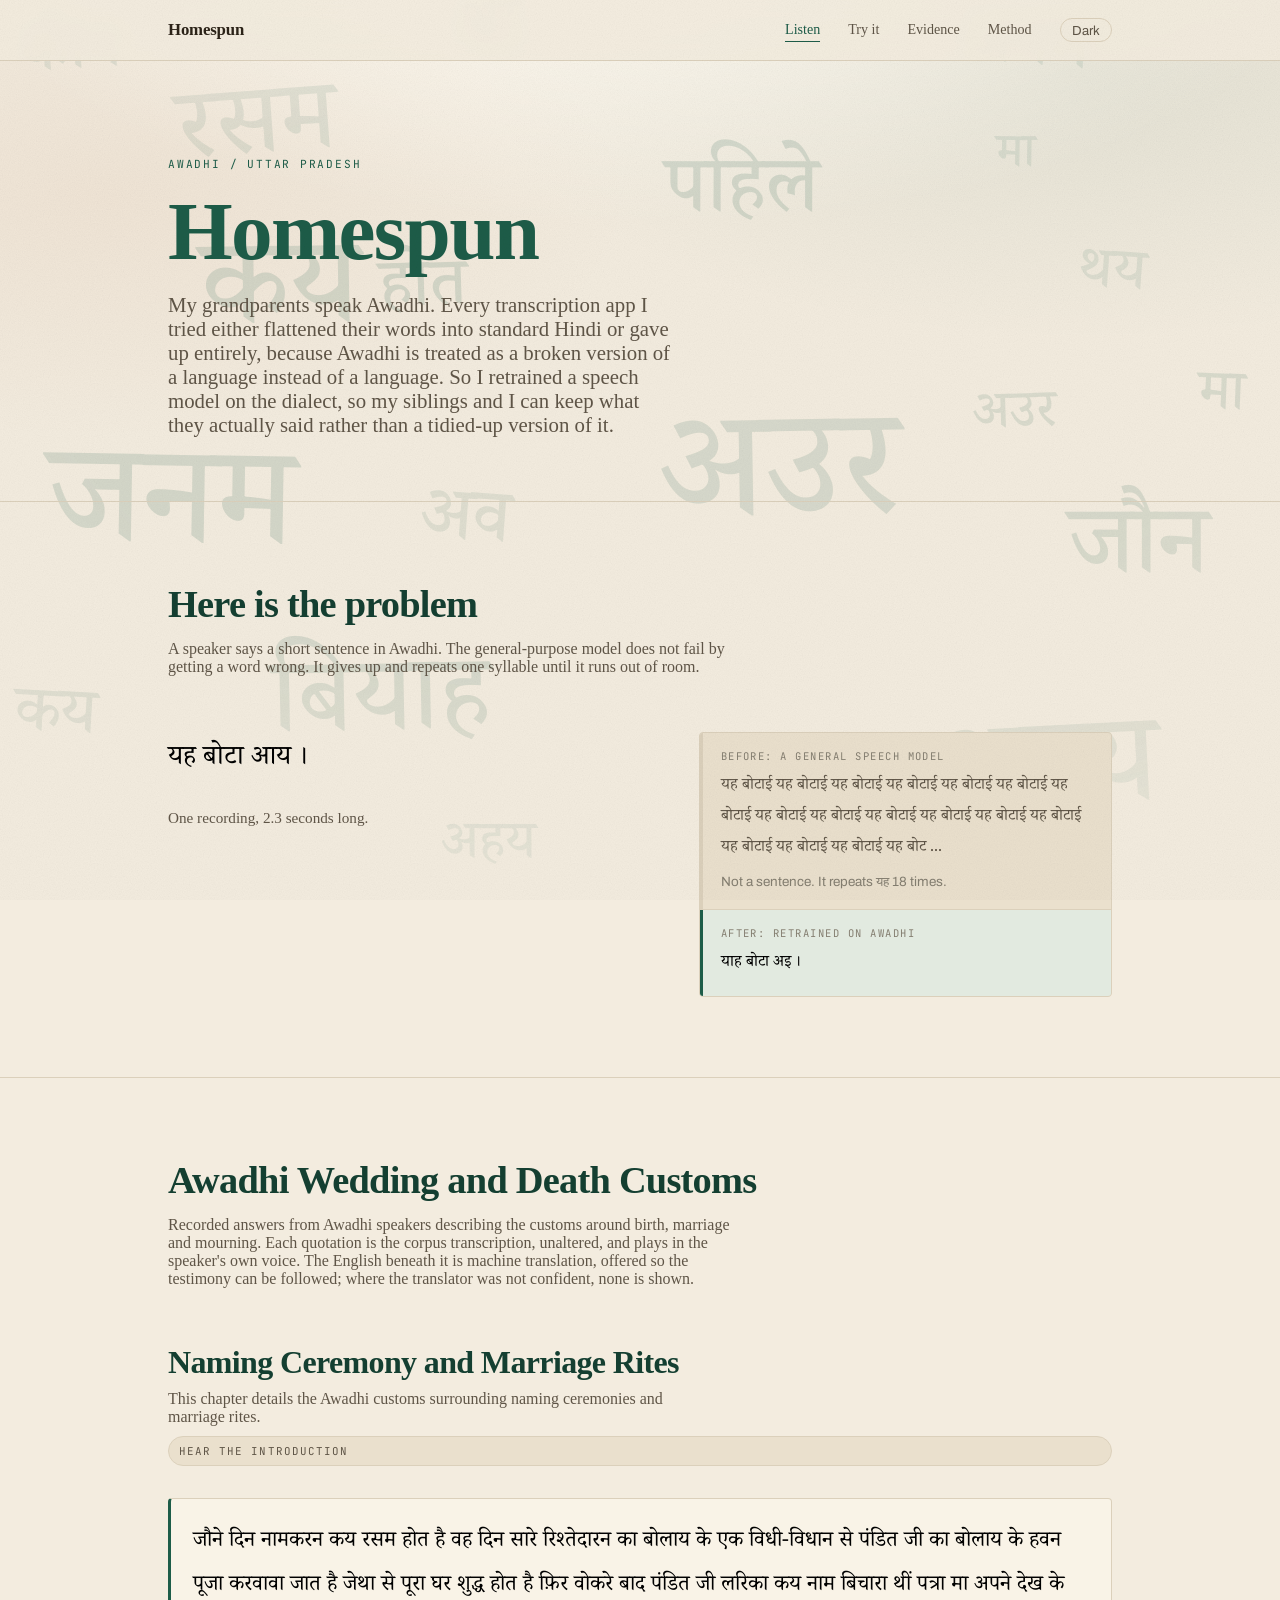
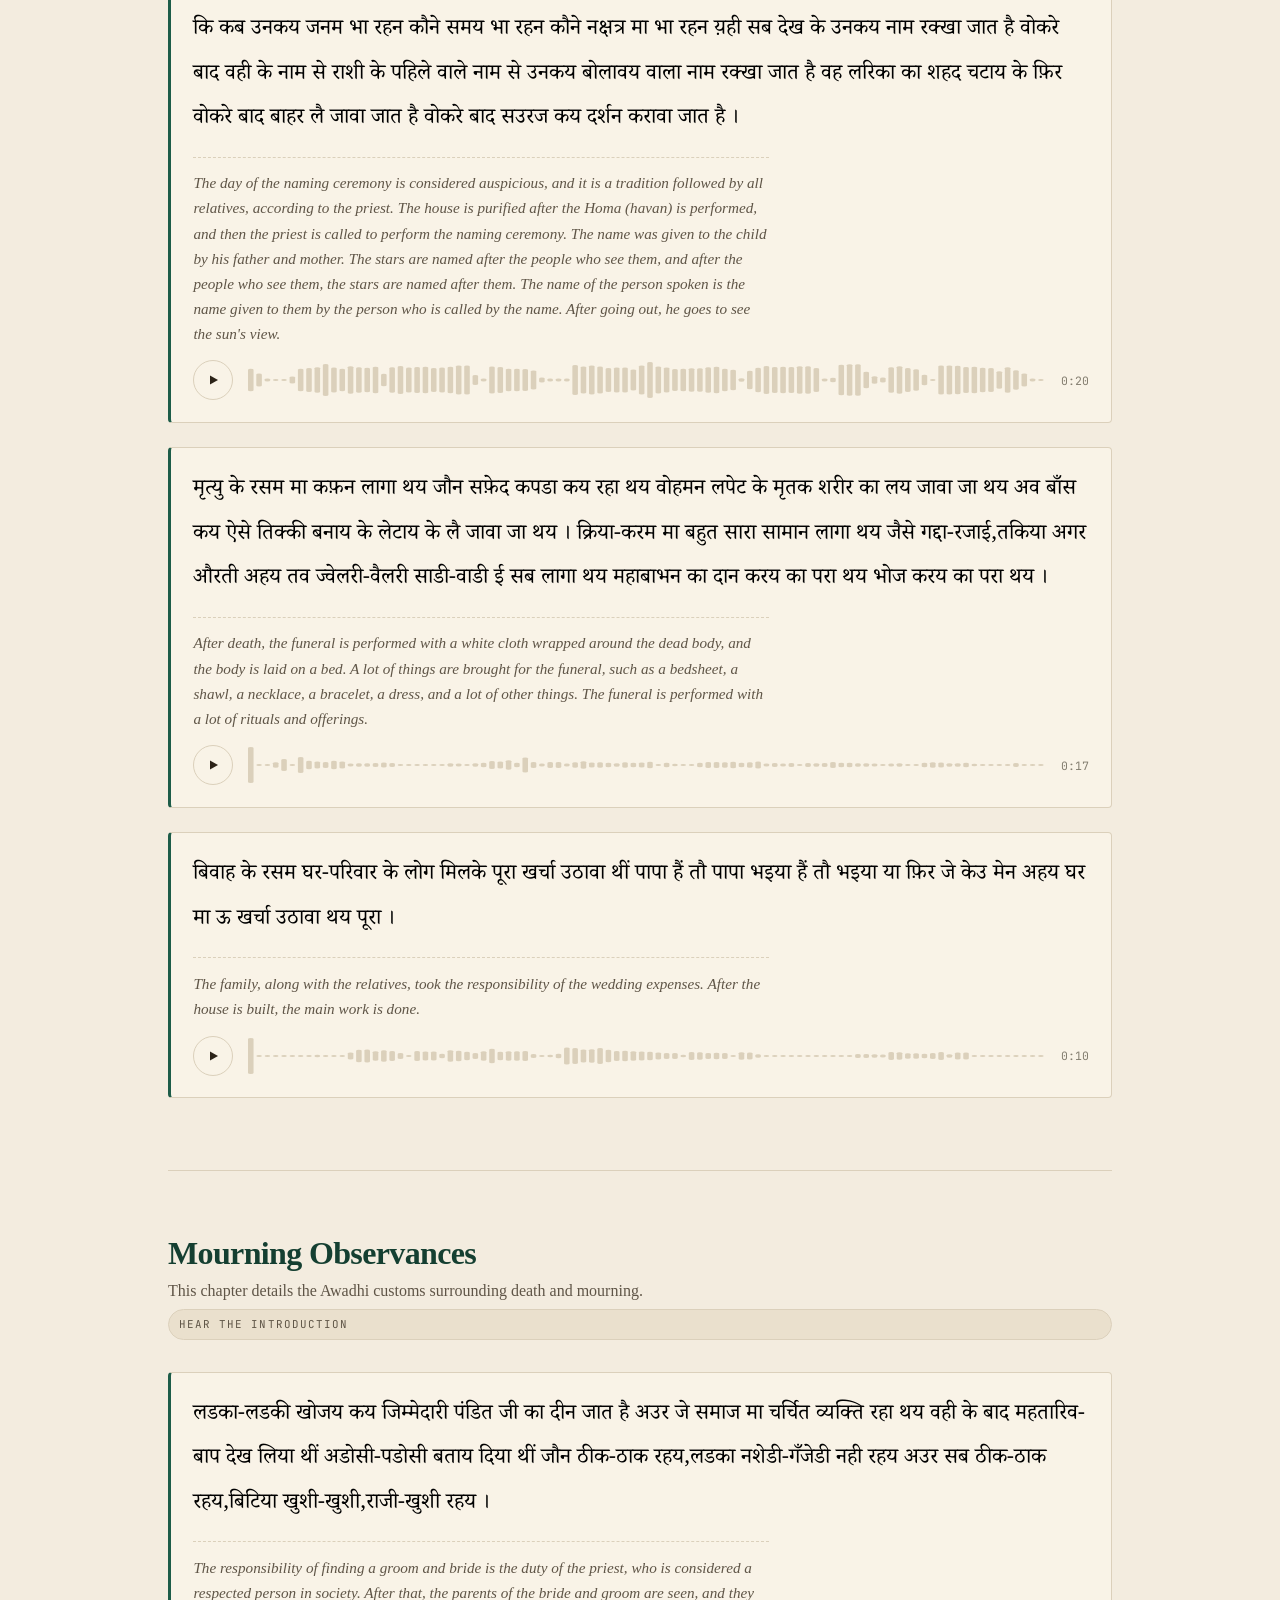
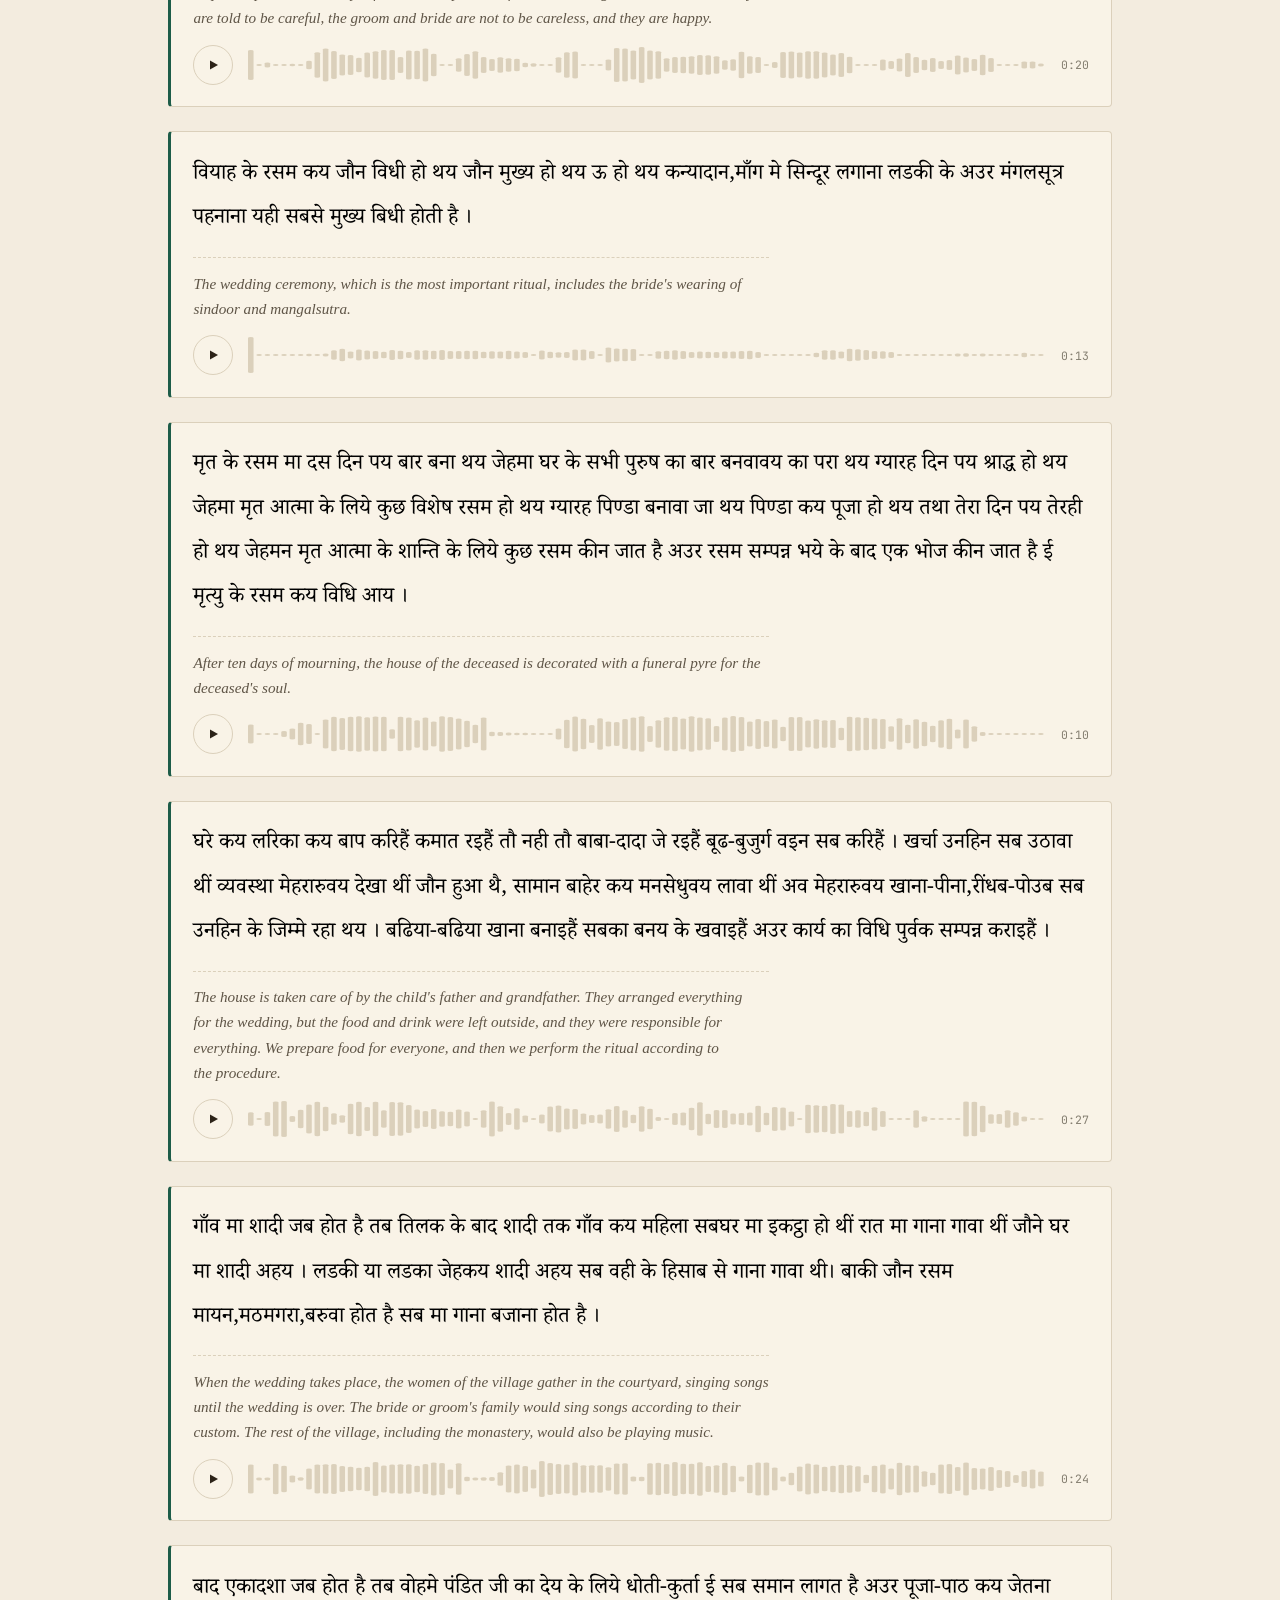
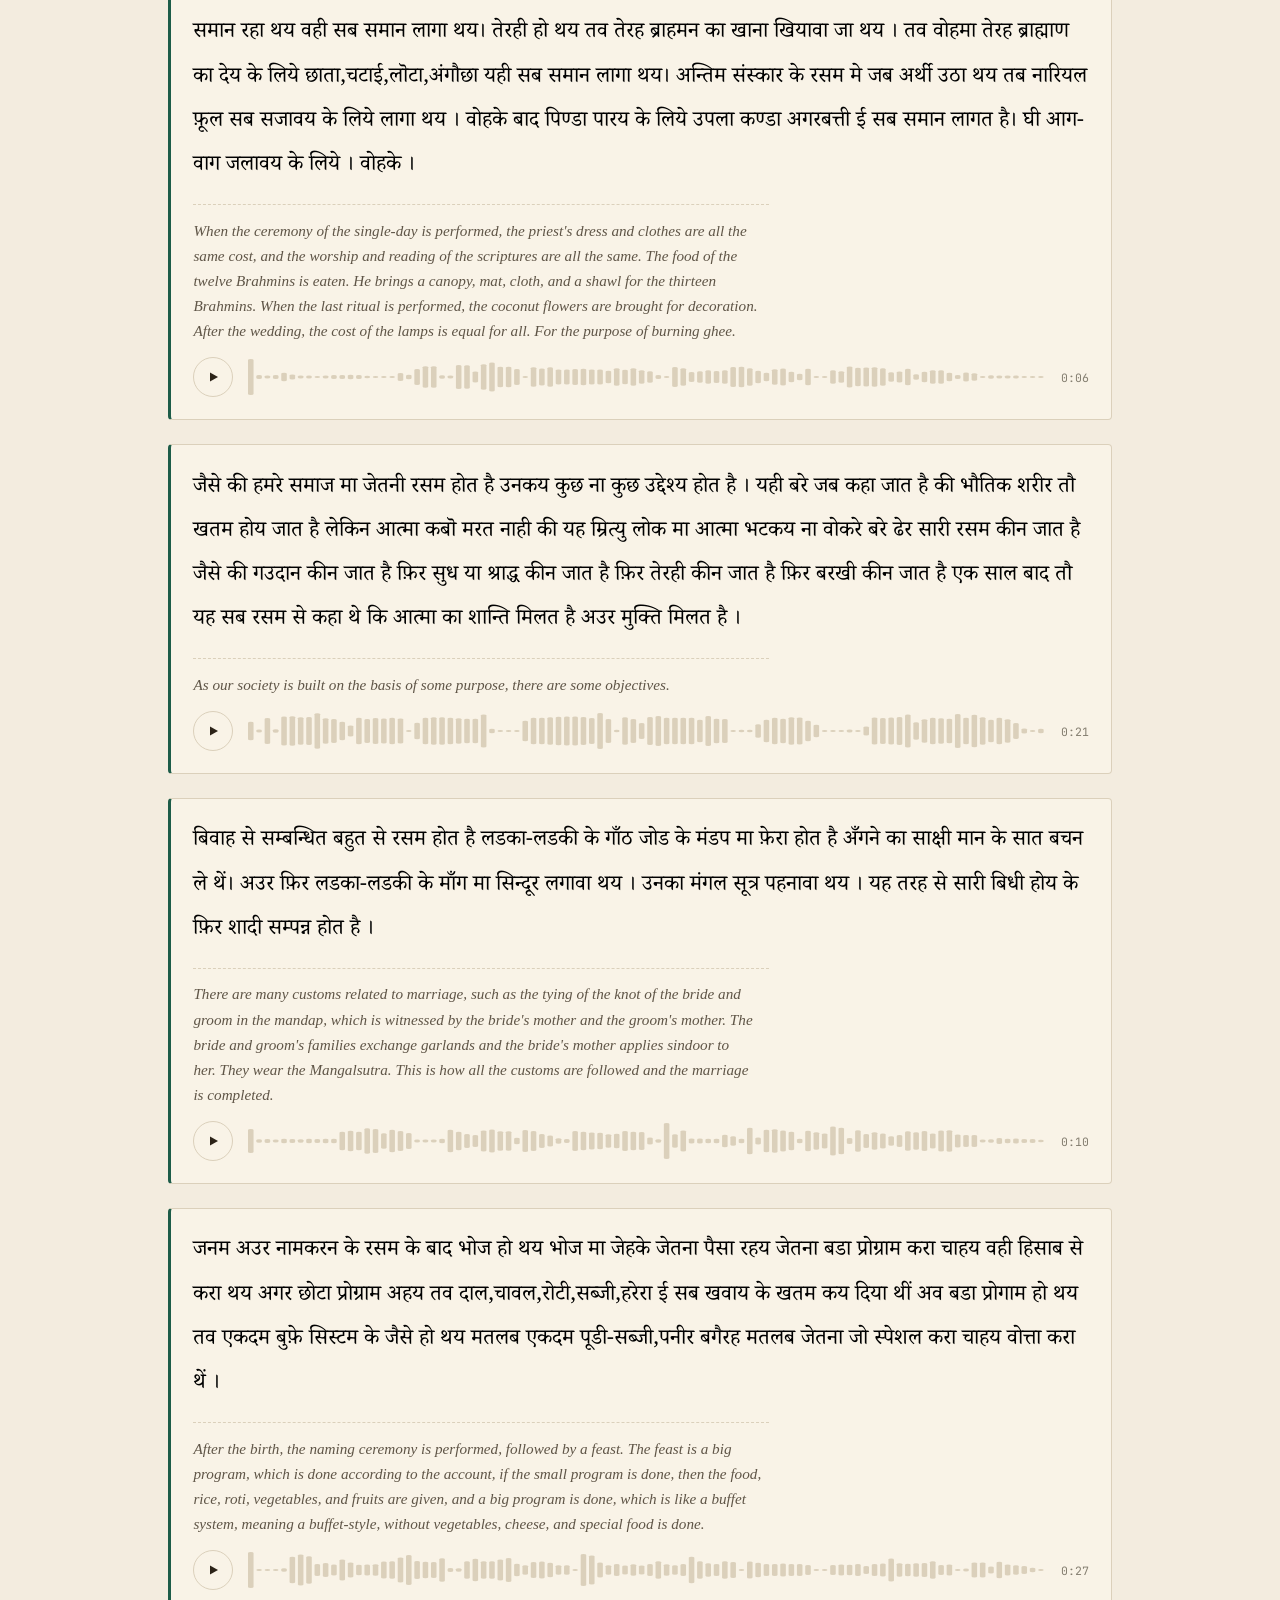
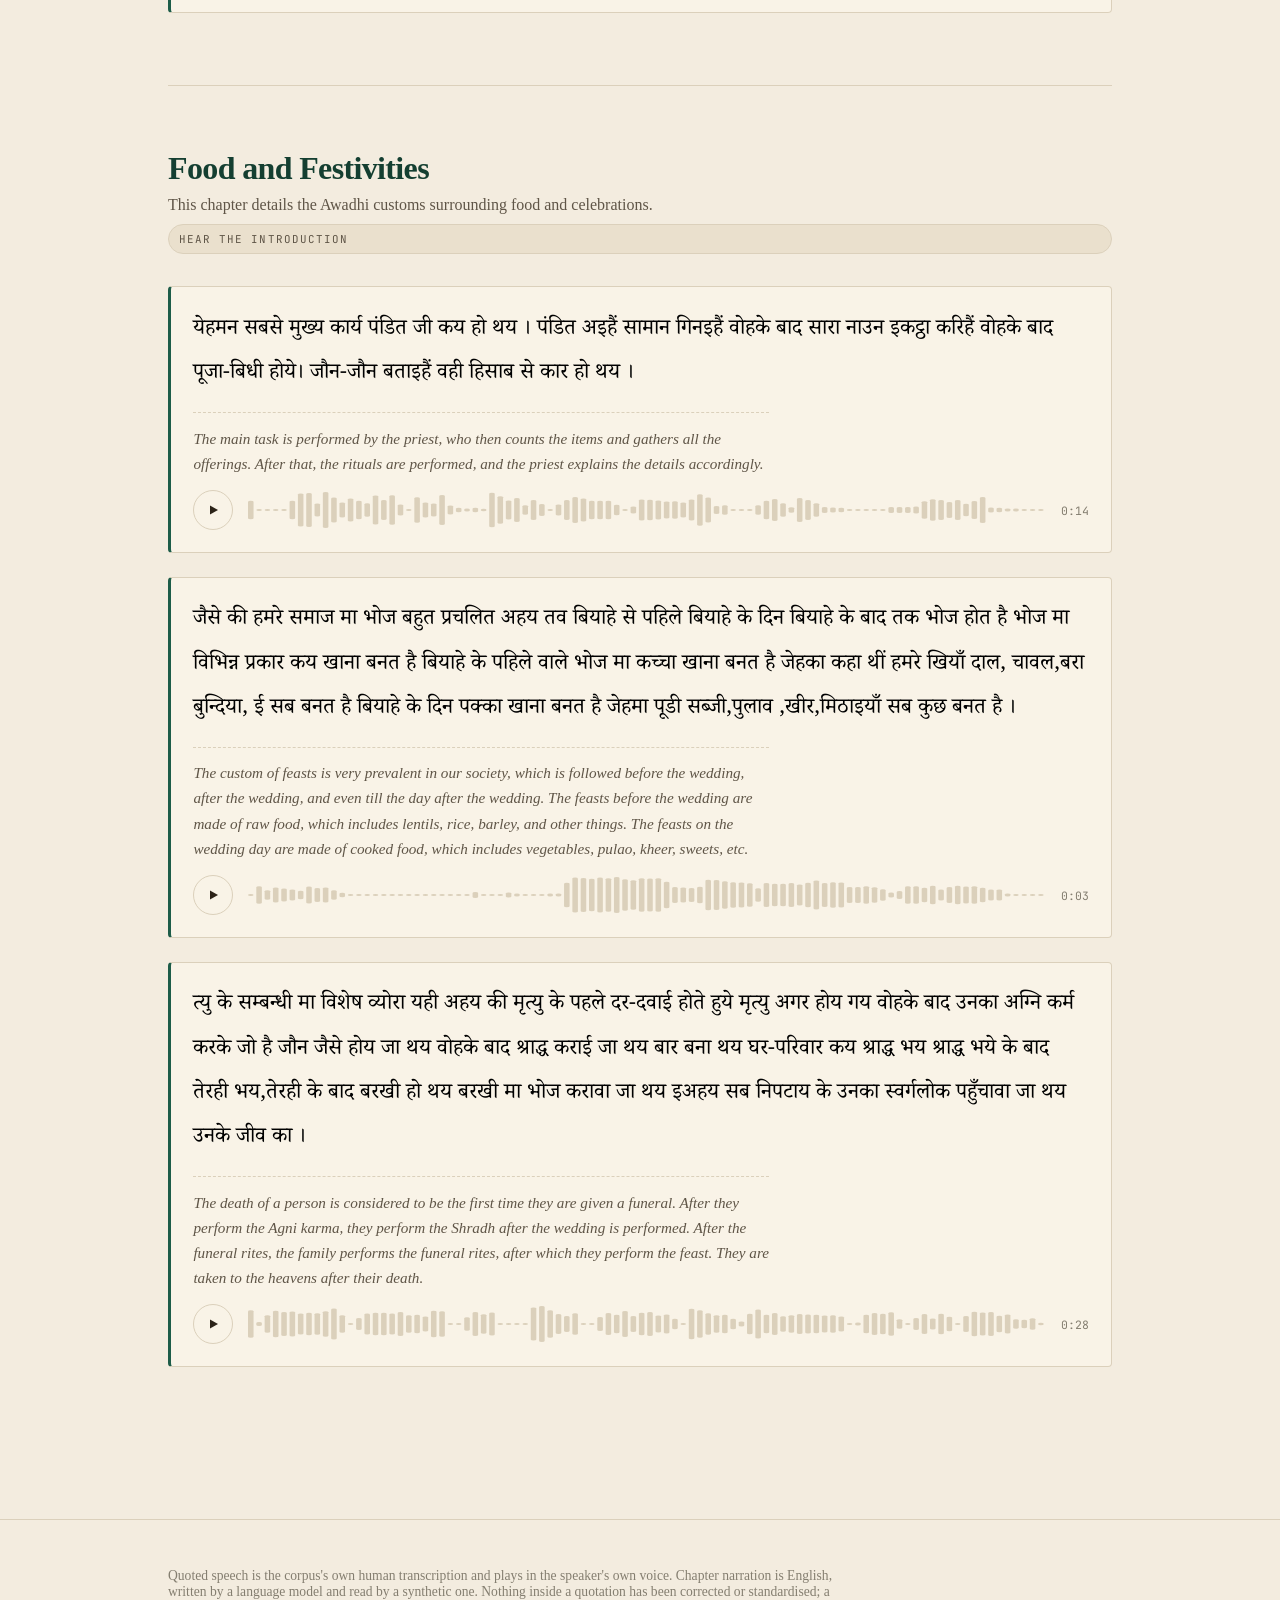
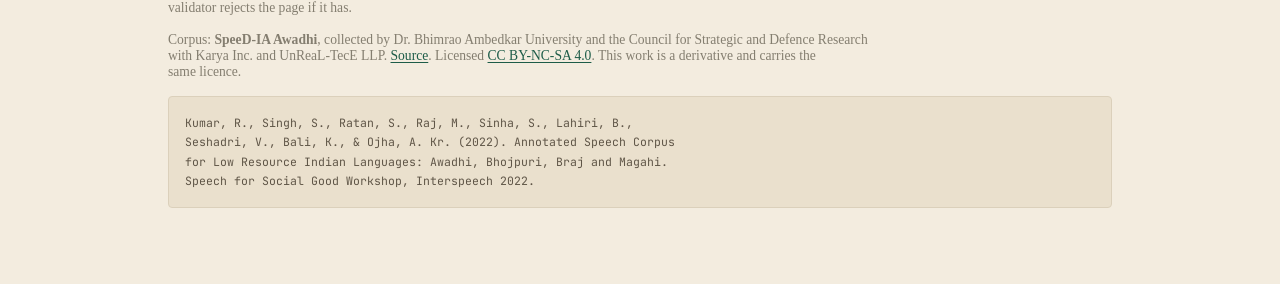
<file: web/index.html>
<!doctype html>
<html lang="en">
<head>
<meta charset="utf-8">
<meta name="viewport" content="width=device-width, initial-scale=1">
<title>Homespun</title>
<meta name="description" content="A speech model retrained to transcribe Awadhi as it is actually spoken, with the testimony it was built from.">
<meta property="og:title" content="Homespun">
<meta property="og:description" content="A speech model retrained to transcribe Awadhi without translating it into standard Hindi.">
<meta name="theme-color" content="#f3f4f3" media="(prefers-color-scheme: light)">
<meta name="theme-color" content="#101214" media="(prefers-color-scheme: dark)">
<link rel="icon" href="favicon.svg" type="image/svg+xml">
<link rel="alternate icon" href="favicon.png" type="image/png" sizes="32x32">
<link rel="apple-touch-icon" href="favicon.png">
<link rel="preconnect" href="https://fonts.googleapis.com">
<link rel="preconnect" href="https://fonts.gstatic.com" crossorigin>
<link href="https://fonts.googleapis.com/css2?family=Archivo:wght@400;500;600&family=JetBrains+Mono:wght@400;500&family=Noto+Serif+Devanagari:wght@400;500&display=swap" rel="stylesheet">
<link rel="stylesheet" href="styles.css">
</head>
<body>

<nav class="nav">
  <div class="wrap nav-inner">
    <a class="brand" href="index.html">Homespun</a>
    <div class="nav-links">
      <a href="index.html" data-page="index" aria-current="page">Listen</a>
      <a href="try.html" data-page="try">Try it</a>
      <a href="evidence.html" data-page="evidence">Evidence</a>
      <a href="method.html" data-page="method">Method</a>
      <button class="theme" type="button" data-theme-toggle aria-pressed="false">Dark</button>
    </div>
  </div>
</nav>

<header class="hero">
  <div class="wrap">
    <p class="eyebrow">Awadhi / Uttar Pradesh</p>
    <h1>Homespun</h1>
    <p class="lede">
      My grandparents speak Awadhi. Every transcription app I tried either
      flattened their words into standard Hindi or gave up entirely, because
      Awadhi is treated as a broken version of a language instead of a language.
      So I retrained a speech model on the dialect, so my siblings and I can
      keep what they actually said rather than a tidied-up version of it.
    </p>
  </div>
</header>

<main>
<section class="exhibit" id="exhibit" hidden>
    <div class="wrap">
      <h2 class="section-title">Here is the problem</h2>
      <p class="section-note">
        A speaker says a short sentence in Awadhi. The general-purpose model
        does not fail by getting a word wrong. It gives up and repeats one
        syllable until it runs out of room.
      </p>
      <div class="exhibit-grid">
        <div>
          <p class="said" id="ex-said"></p>
          <p class="gloss" id="ex-gloss"></p>
        </div>
        <div class="machine">
          <div class="bad">
            <p class="who">Before: a general speech model</p>
            <p class="out" id="ex-stock"></p>
          </div>
          <div class="good">
            <p class="who">After: retrained on Awadhi</p>
            <p class="out" id="ex-tuned"></p>
          </div>
        </div>
      </div>
    </div>
  </section>
<section class="chapters">
    <div class="wrap">
      <h2 class="section-title" id="story-title">The testimony</h2>
      <p class="section-note">
        Recorded answers from Awadhi speakers describing the customs around
        birth, marriage and mourning. Each quotation is the corpus transcription,
        unaltered, and plays in the speaker's own voice. The English beneath it
        is machine translation, offered so the testimony can be followed; where
        the translator was not confident, none is shown.
      </p>
      <div id="story"><p class="status">Loading the testimony.</p></div>
    </div>
  </section>
</main>
<footer>
  <div class="wrap">
    <p>
      Quoted speech is the corpus's own human transcription and plays in the
      speaker's own voice. Chapter narration is English, written by a language
      model and read by a synthetic one. Nothing inside a quotation has been
      corrected or standardised; a validator rejects the page if it has.
    </p>
    <p>
      Corpus: <strong>SpeeD-IA Awadhi</strong>, collected by Dr. Bhimrao Ambedkar
      University and the Council for Strategic and Defence Research with Karya
      Inc. and UnReaL-TecE LLP.
      <a href="https://github.com/unrealtecellp/SpeeD-IA">Source</a>.
      Licensed <a href="https://creativecommons.org/licenses/by-nc-sa/4.0/">CC BY-NC-SA 4.0</a>.
      This work is a derivative and carries the same licence.
    </p>
    <pre class="cite">Kumar, R., Singh, S., Ratan, S., Raj, M., Sinha, S., Lahiri, B.,
Seshadri, V., Bali, K., &amp; Ojha, A. Kr. (2022). Annotated Speech Corpus
for Low Resource Indian Languages: Awadhi, Bhojpuri, Braj and Magahi.
Speech for Social Good Workshop, Interspeech 2022.</pre>
  </div>
</footer>

<script src="app.js"></script>
</body>
</html>
</file>
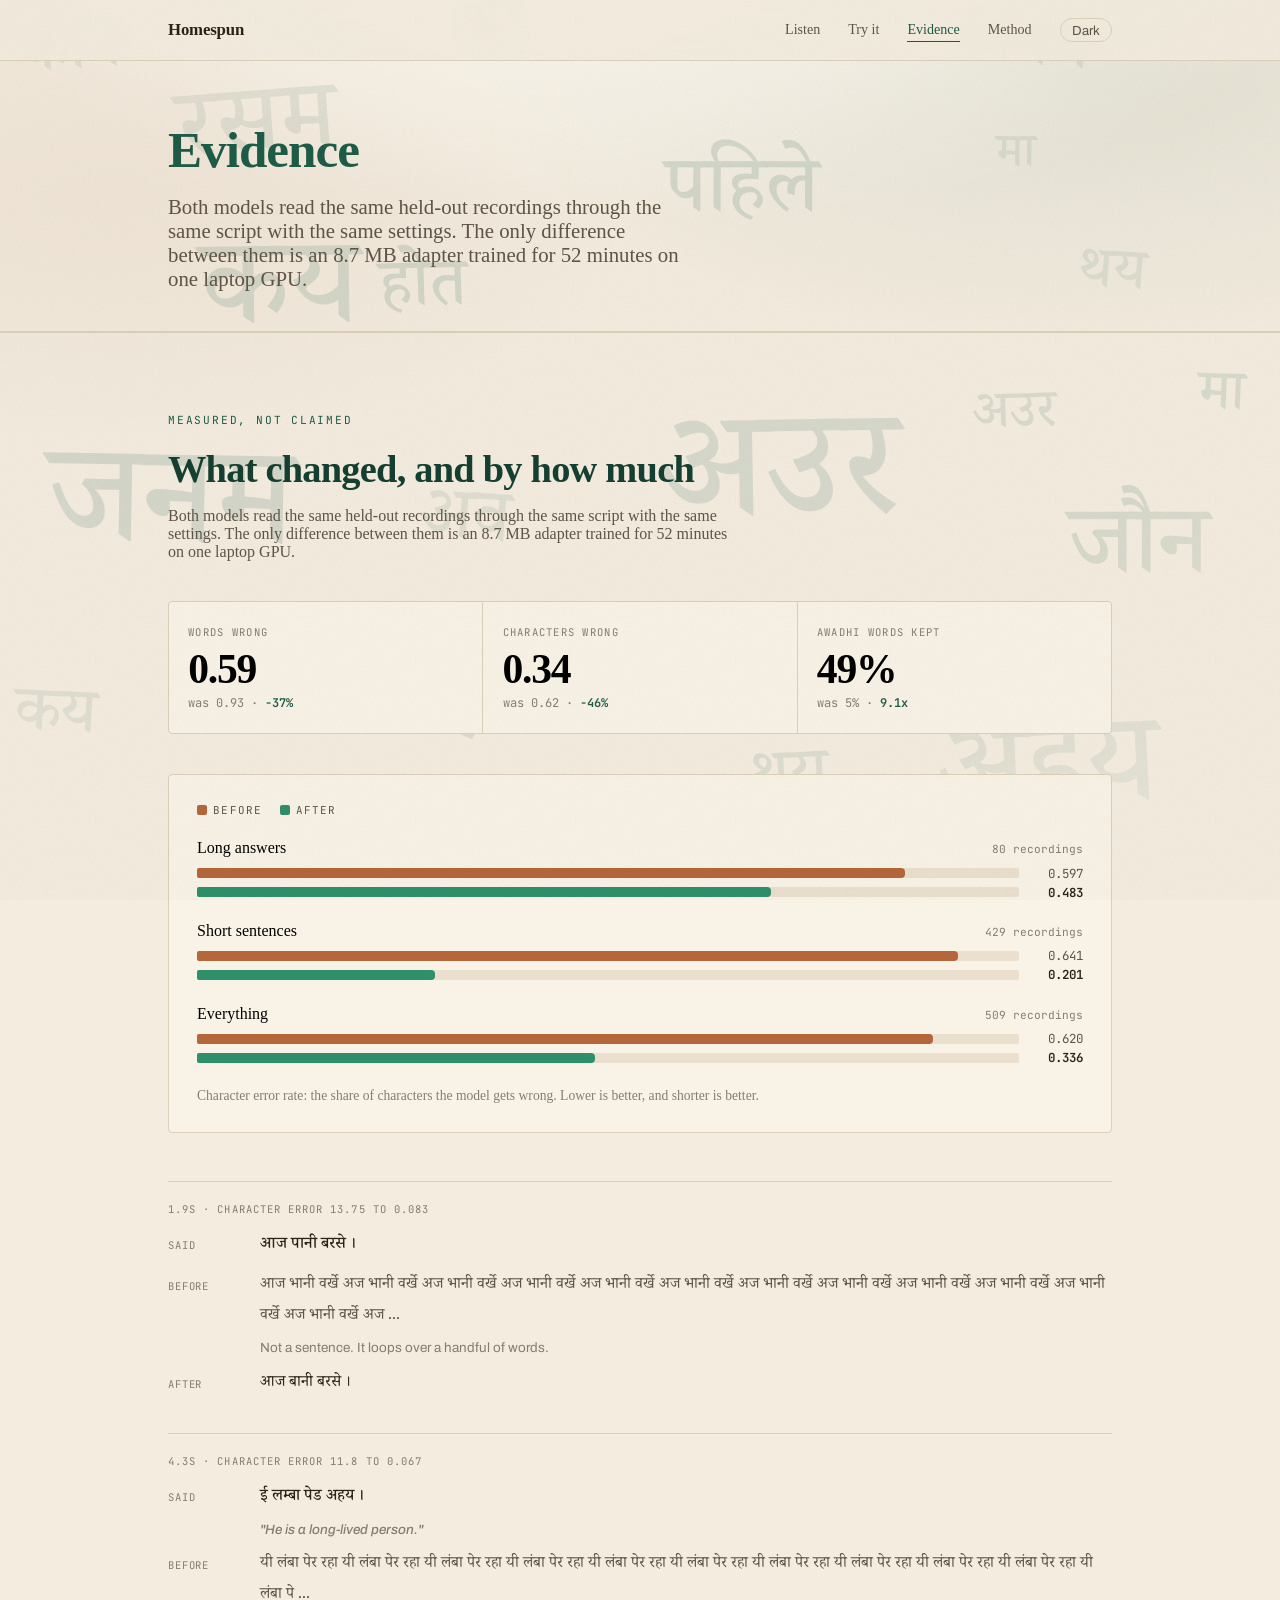
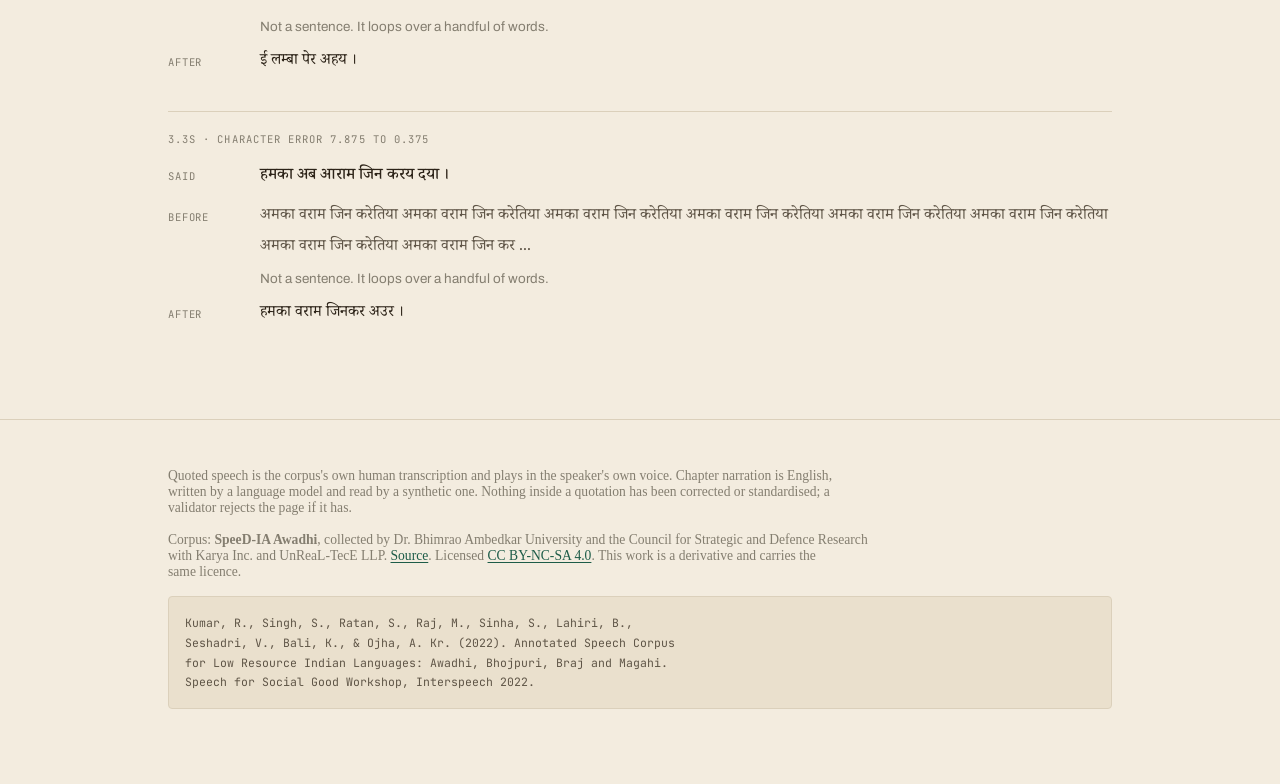
<file: web/evidence.html>
<!doctype html>
<html lang="en">
<head>
<meta charset="utf-8">
<meta name="viewport" content="width=device-width, initial-scale=1">
<title>Evidence / Homespun</title>
<meta name="description" content="Word and character error rates for stock whisper-small against an Awadhi-adapted version, on a held-out test split.">
<meta property="og:title" content="Homespun">
<meta property="og:description" content="A speech model retrained to transcribe Awadhi without translating it into standard Hindi.">
<meta name="theme-color" content="#f3f4f3" media="(prefers-color-scheme: light)">
<meta name="theme-color" content="#101214" media="(prefers-color-scheme: dark)">
<link rel="icon" href="favicon.svg" type="image/svg+xml">
<link rel="alternate icon" href="favicon.png" type="image/png" sizes="32x32">
<link rel="apple-touch-icon" href="favicon.png">
<link rel="preconnect" href="https://fonts.googleapis.com">
<link rel="preconnect" href="https://fonts.gstatic.com" crossorigin>
<link href="https://fonts.googleapis.com/css2?family=Archivo:wght@400;500;600&family=JetBrains+Mono:wght@400;500&family=Noto+Serif+Devanagari:wght@400;500&display=swap" rel="stylesheet">
<link rel="stylesheet" href="styles.css">
</head>
<body>

<nav class="nav">
  <div class="wrap nav-inner">
    <a class="brand" href="index.html">Homespun</a>
    <div class="nav-links">
      <a href="index.html" data-page="index">Listen</a>
      <a href="try.html" data-page="try">Try it</a>
      <a href="evidence.html" data-page="evidence" aria-current="page">Evidence</a>
      <a href="method.html" data-page="method">Method</a>
      <button class="theme" type="button" data-theme-toggle aria-pressed="false">Dark</button>
    </div>
  </div>
</nav>

<header class="hero compact">
  <div class="wrap">
    <h1>Evidence</h1>
    <p class="lede">
      Both models read the same held-out recordings through the same script with
      the same settings. The only difference between them is an 8.7 MB adapter
      trained for 52 minutes on one laptop GPU.
    </p>
  </div>
</header>

<main>
<section class="measure-section">
    <div class="wrap">
      <p class="eyebrow">Measured, not claimed</p>
      <h2>What changed, and by how much</h2>
      <p class="intro" id="measure-intro">
        Both models read the same held-out recordings through the same script
        with the same settings. The only difference between them is an 8.7 MB
        adapter trained for 52 minutes on one laptop GPU.
      </p>
      <div class="figures" id="figures"></div>
      <div class="panel"><div id="table-wrap"></div></div>
      <div class="samples" id="samples"></div>
    </div>
  </section>
</main>
<footer>
  <div class="wrap">
    <p>
      Quoted speech is the corpus's own human transcription and plays in the
      speaker's own voice. Chapter narration is English, written by a language
      model and read by a synthetic one. Nothing inside a quotation has been
      corrected or standardised; a validator rejects the page if it has.
    </p>
    <p>
      Corpus: <strong>SpeeD-IA Awadhi</strong>, collected by Dr. Bhimrao Ambedkar
      University and the Council for Strategic and Defence Research with Karya
      Inc. and UnReaL-TecE LLP.
      <a href="https://github.com/unrealtecellp/SpeeD-IA">Source</a>.
      Licensed <a href="https://creativecommons.org/licenses/by-nc-sa/4.0/">CC BY-NC-SA 4.0</a>.
      This work is a derivative and carries the same licence.
    </p>
    <pre class="cite">Kumar, R., Singh, S., Ratan, S., Raj, M., Sinha, S., Lahiri, B.,
Seshadri, V., Bali, K., &amp; Ojha, A. Kr. (2022). Annotated Speech Corpus
for Low Resource Indian Languages: Awadhi, Bhojpuri, Braj and Magahi.
Speech for Social Good Workshop, Interspeech 2022.</pre>
  </div>
</footer>

<script src="app.js"></script>
</body>
</html>
</file>
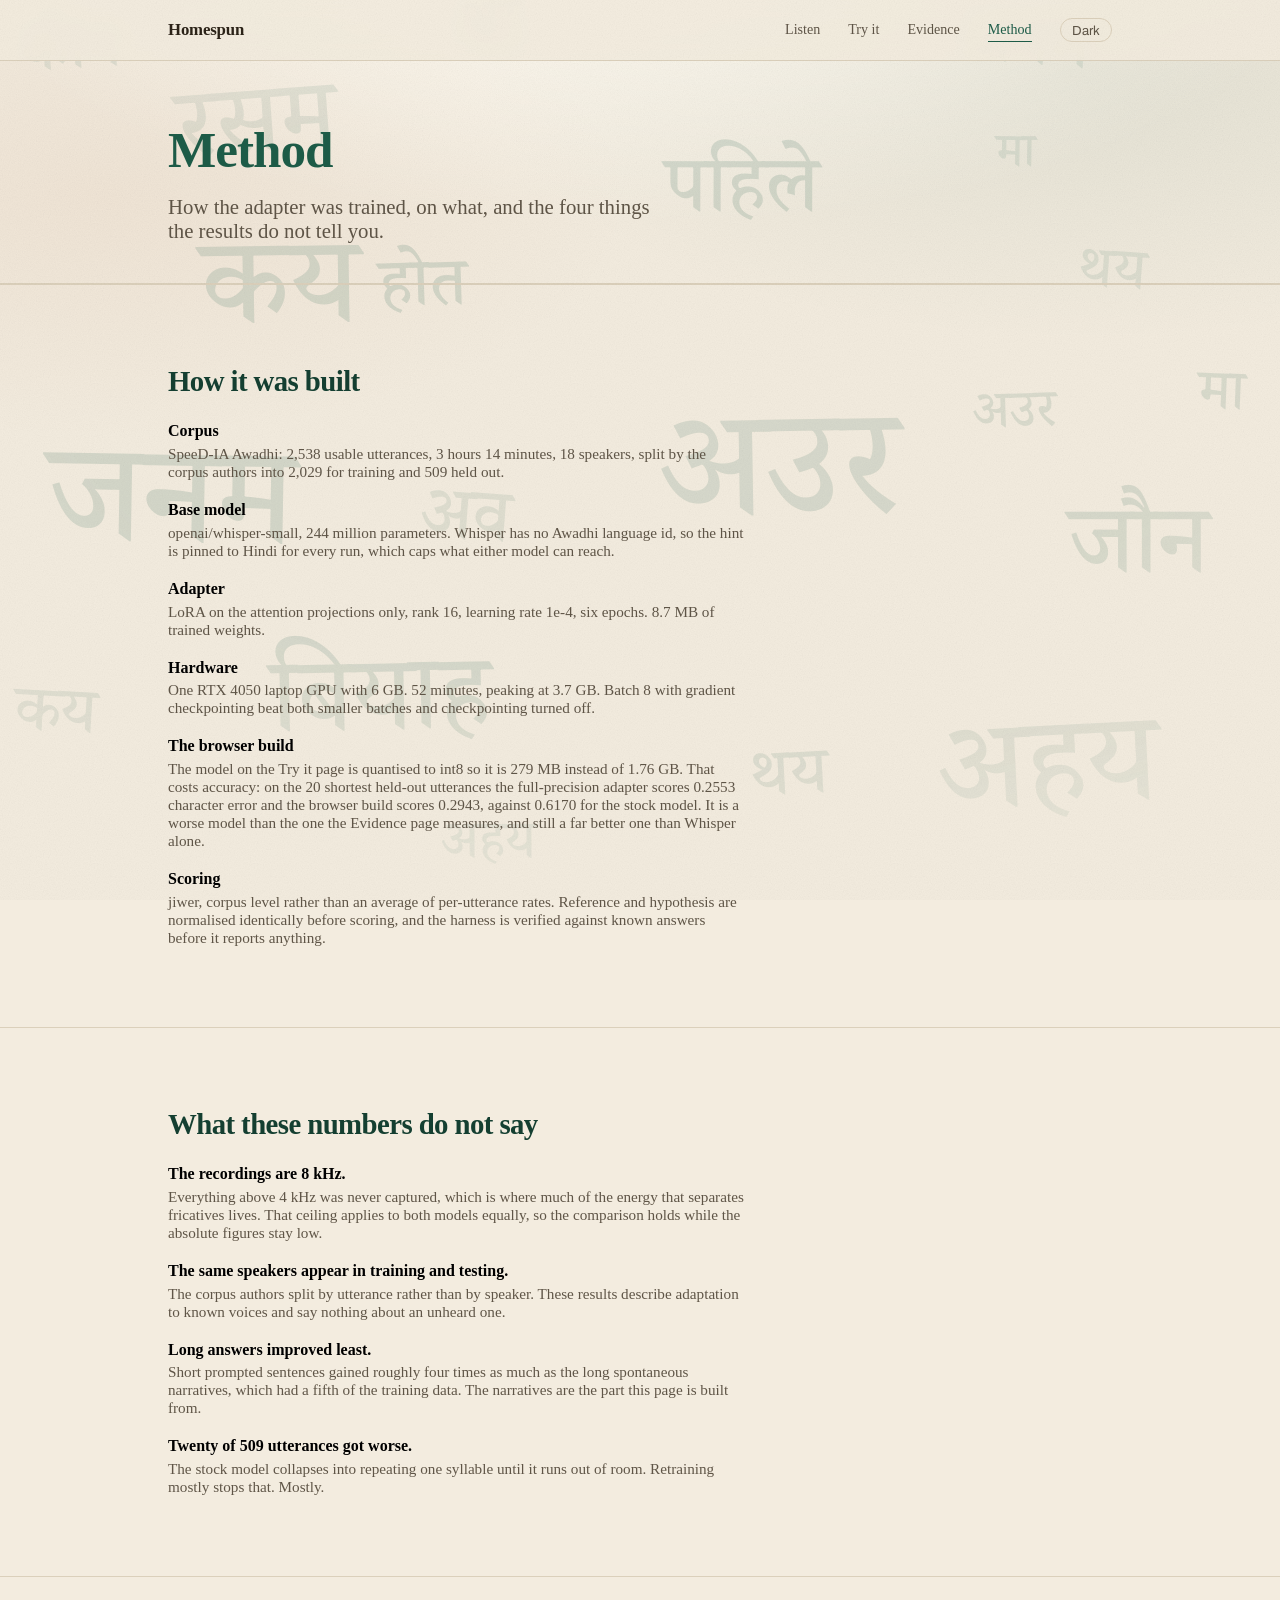
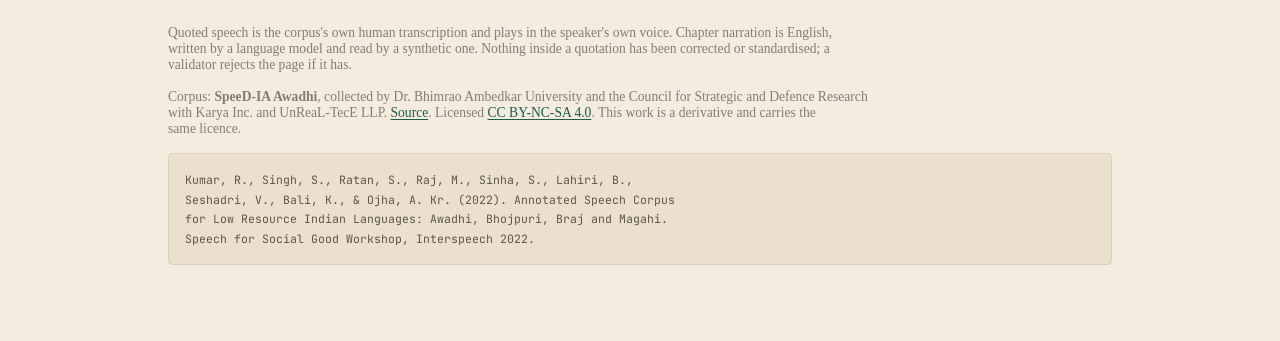
<file: web/method.html>
<!doctype html>
<html lang="en">
<head>
<meta charset="utf-8">
<meta name="viewport" content="width=device-width, initial-scale=1">
<title>Method / Homespun</title>
<meta name="description" content="How the Awadhi adapter was trained, on what corpus, and what the results do not show.">
<meta property="og:title" content="Homespun">
<meta property="og:description" content="A speech model retrained to transcribe Awadhi without translating it into standard Hindi.">
<meta name="theme-color" content="#f3f4f3" media="(prefers-color-scheme: light)">
<meta name="theme-color" content="#101214" media="(prefers-color-scheme: dark)">
<link rel="icon" href="favicon.svg" type="image/svg+xml">
<link rel="alternate icon" href="favicon.png" type="image/png" sizes="32x32">
<link rel="apple-touch-icon" href="favicon.png">
<link rel="preconnect" href="https://fonts.googleapis.com">
<link rel="preconnect" href="https://fonts.gstatic.com" crossorigin>
<link href="https://fonts.googleapis.com/css2?family=Archivo:wght@400;500;600&family=JetBrains+Mono:wght@400;500&family=Noto+Serif+Devanagari:wght@400;500&display=swap" rel="stylesheet">
<link rel="stylesheet" href="styles.css">
</head>
<body>

<nav class="nav">
  <div class="wrap nav-inner">
    <a class="brand" href="index.html">Homespun</a>
    <div class="nav-links">
      <a href="index.html" data-page="index">Listen</a>
      <a href="try.html" data-page="try">Try it</a>
      <a href="evidence.html" data-page="evidence">Evidence</a>
      <a href="method.html" data-page="method" aria-current="page">Method</a>
      <button class="theme" type="button" data-theme-toggle aria-pressed="false">Dark</button>
    </div>
  </div>
</nav>

<header class="hero compact">
  <div class="wrap">
    <h1>Method</h1>
    <p class="lede">
      How the adapter was trained, on what, and the four things the results do
      not tell you.
    </p>
  </div>
</header>
<main>
<section class="notes">
  <div class="wrap">
    <h2 class="section-title">How it was built</h2>
    <div class="note-list">
      <div class="note"><b>Corpus</b><span>SpeeD-IA Awadhi: 2,538 usable utterances, 3 hours 14 minutes, 18 speakers, split by the corpus authors into 2,029 for training and 509 held out.</span></div>
      <div class="note"><b>Base model</b><span>openai/whisper-small, 244 million parameters. Whisper has no Awadhi language id, so the hint is pinned to Hindi for every run, which caps what either model can reach.</span></div>
      <div class="note"><b>Adapter</b><span>LoRA on the attention projections only, rank 16, learning rate 1e-4, six epochs. 8.7 MB of trained weights.</span></div>
      <div class="note"><b>Hardware</b><span>One RTX 4050 laptop GPU with 6 GB. 52 minutes, peaking at 3.7 GB. Batch 8 with gradient checkpointing beat both smaller batches and checkpointing turned off.</span></div>
      <div class="note"><b>The browser build</b><span>The model on the Try it page is quantised to int8 so it is 279 MB instead of 1.76 GB. That costs accuracy: on the 20 shortest held-out utterances the full-precision adapter scores 0.2553 character error and the browser build scores 0.2943, against 0.6170 for the stock model. It is a worse model than the one the Evidence page measures, and still a far better one than Whisper alone.</span></div>
      <div class="note"><b>Scoring</b><span>jiwer, corpus level rather than an average of per-utterance rates. Reference and hypothesis are normalised identically before scoring, and the harness is verified against known answers before it reports anything.</span></div>
    </div>
  </div>
</section>
<section class="notes">
    <div class="wrap">
      <h2>What these numbers do not say</h2>
      <div class="note-list">
        <div class="note">
          <b>The recordings are 8 kHz.</b>
          <span>Everything above 4 kHz was never captured, which is where much
          of the energy that separates fricatives lives. That ceiling applies to
          both models equally, so the comparison holds while the absolute
          figures stay low.</span>
        </div>
        <div class="note">
          <b>The same speakers appear in training and testing.</b>
          <span>The corpus authors split by utterance rather than by speaker.
          These results describe adaptation to known voices and say nothing
          about an unheard one.</span>
        </div>
        <div class="note">
          <b>Long answers improved least.</b>
          <span>Short prompted sentences gained roughly four times as much as
          the long spontaneous narratives, which had a fifth of the training
          data. The narratives are the part this page is built from.</span>
        </div>
        <div class="note">
          <b>Twenty of 509 utterances got worse.</b>
          <span>The stock model collapses into repeating one syllable until it
          runs out of room. Retraining mostly stops that. Mostly.</span>
        </div>
      </div>
    </div>
  </section>
</main>
<footer>
  <div class="wrap">
    <p>
      Quoted speech is the corpus's own human transcription and plays in the
      speaker's own voice. Chapter narration is English, written by a language
      model and read by a synthetic one. Nothing inside a quotation has been
      corrected or standardised; a validator rejects the page if it has.
    </p>
    <p>
      Corpus: <strong>SpeeD-IA Awadhi</strong>, collected by Dr. Bhimrao Ambedkar
      University and the Council for Strategic and Defence Research with Karya
      Inc. and UnReaL-TecE LLP.
      <a href="https://github.com/unrealtecellp/SpeeD-IA">Source</a>.
      Licensed <a href="https://creativecommons.org/licenses/by-nc-sa/4.0/">CC BY-NC-SA 4.0</a>.
      This work is a derivative and carries the same licence.
    </p>
    <pre class="cite">Kumar, R., Singh, S., Ratan, S., Raj, M., Sinha, S., Lahiri, B.,
Seshadri, V., Bali, K., &amp; Ojha, A. Kr. (2022). Annotated Speech Corpus
for Low Resource Indian Languages: Awadhi, Bhojpuri, Braj and Magahi.
Speech for Social Good Workshop, Interspeech 2022.</pre>
  </div>
</footer>

<script src="app.js"></script>
</body>
</html>
</file>
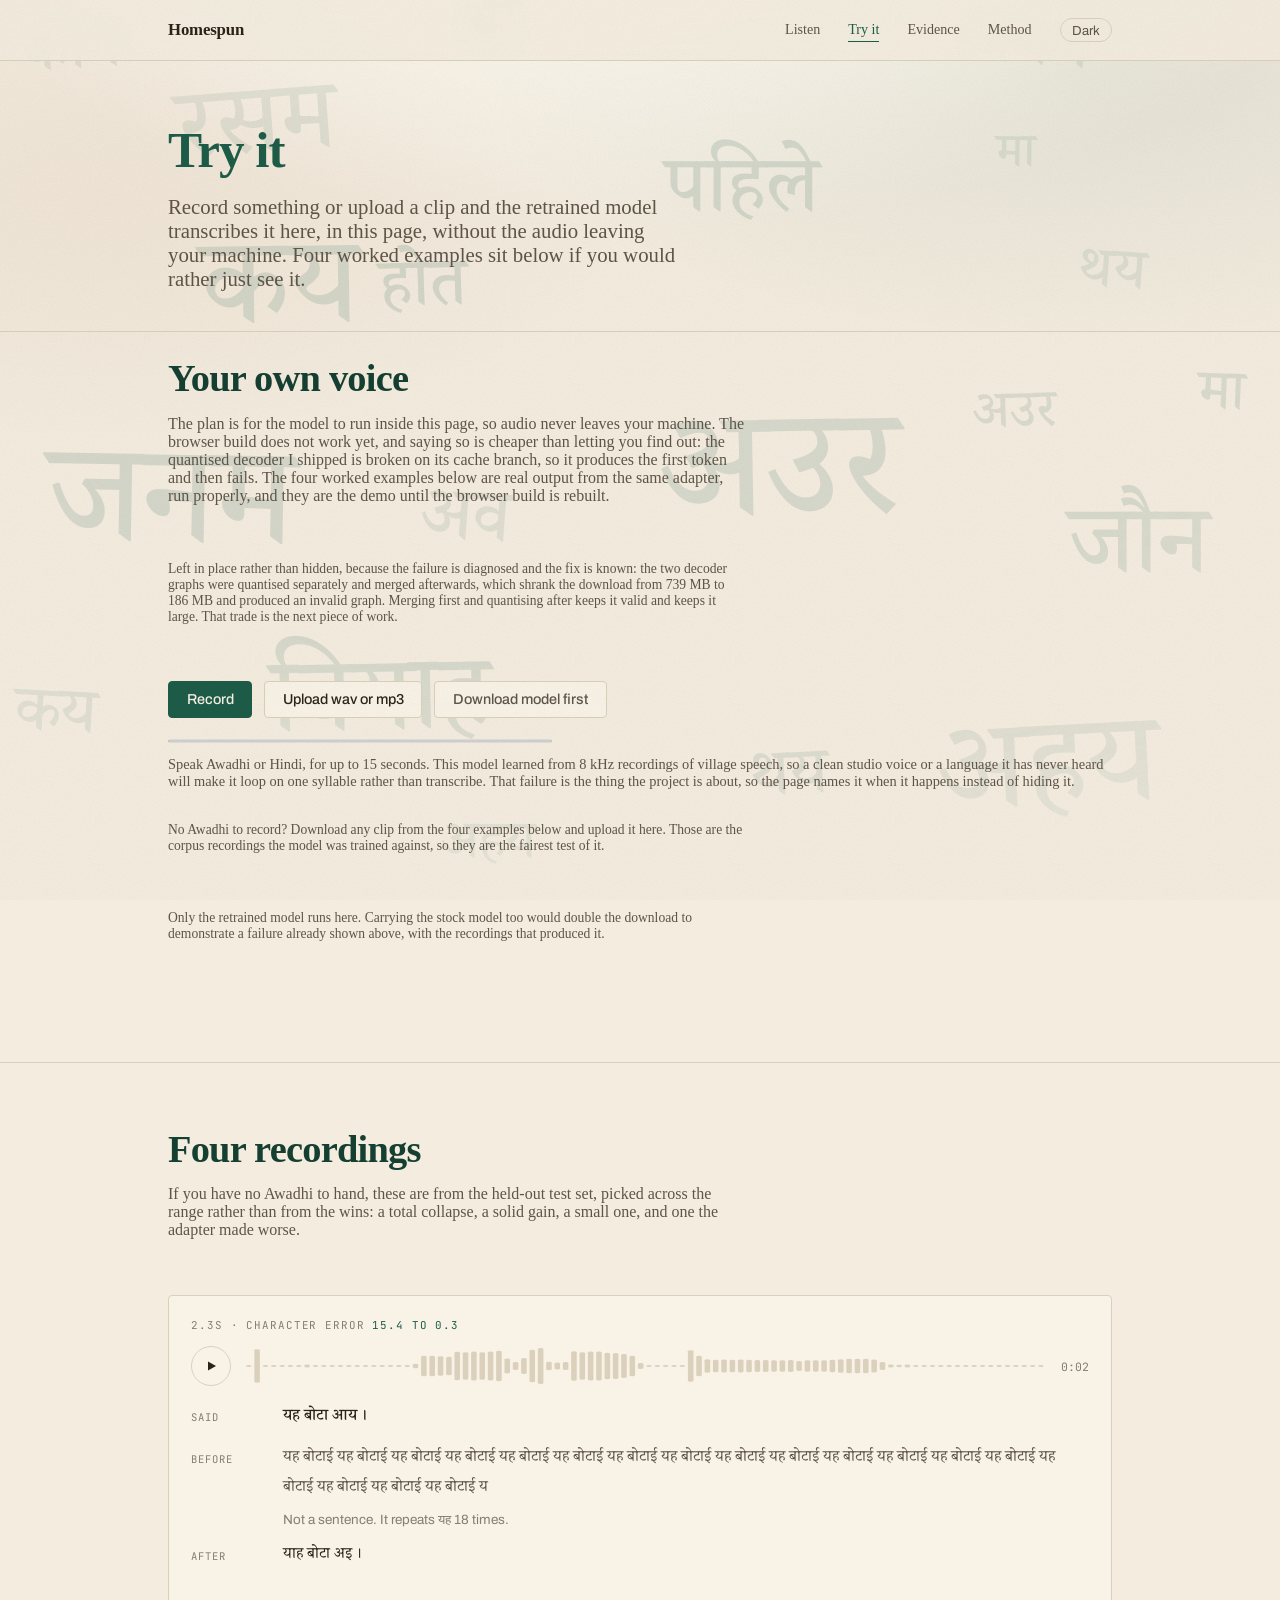
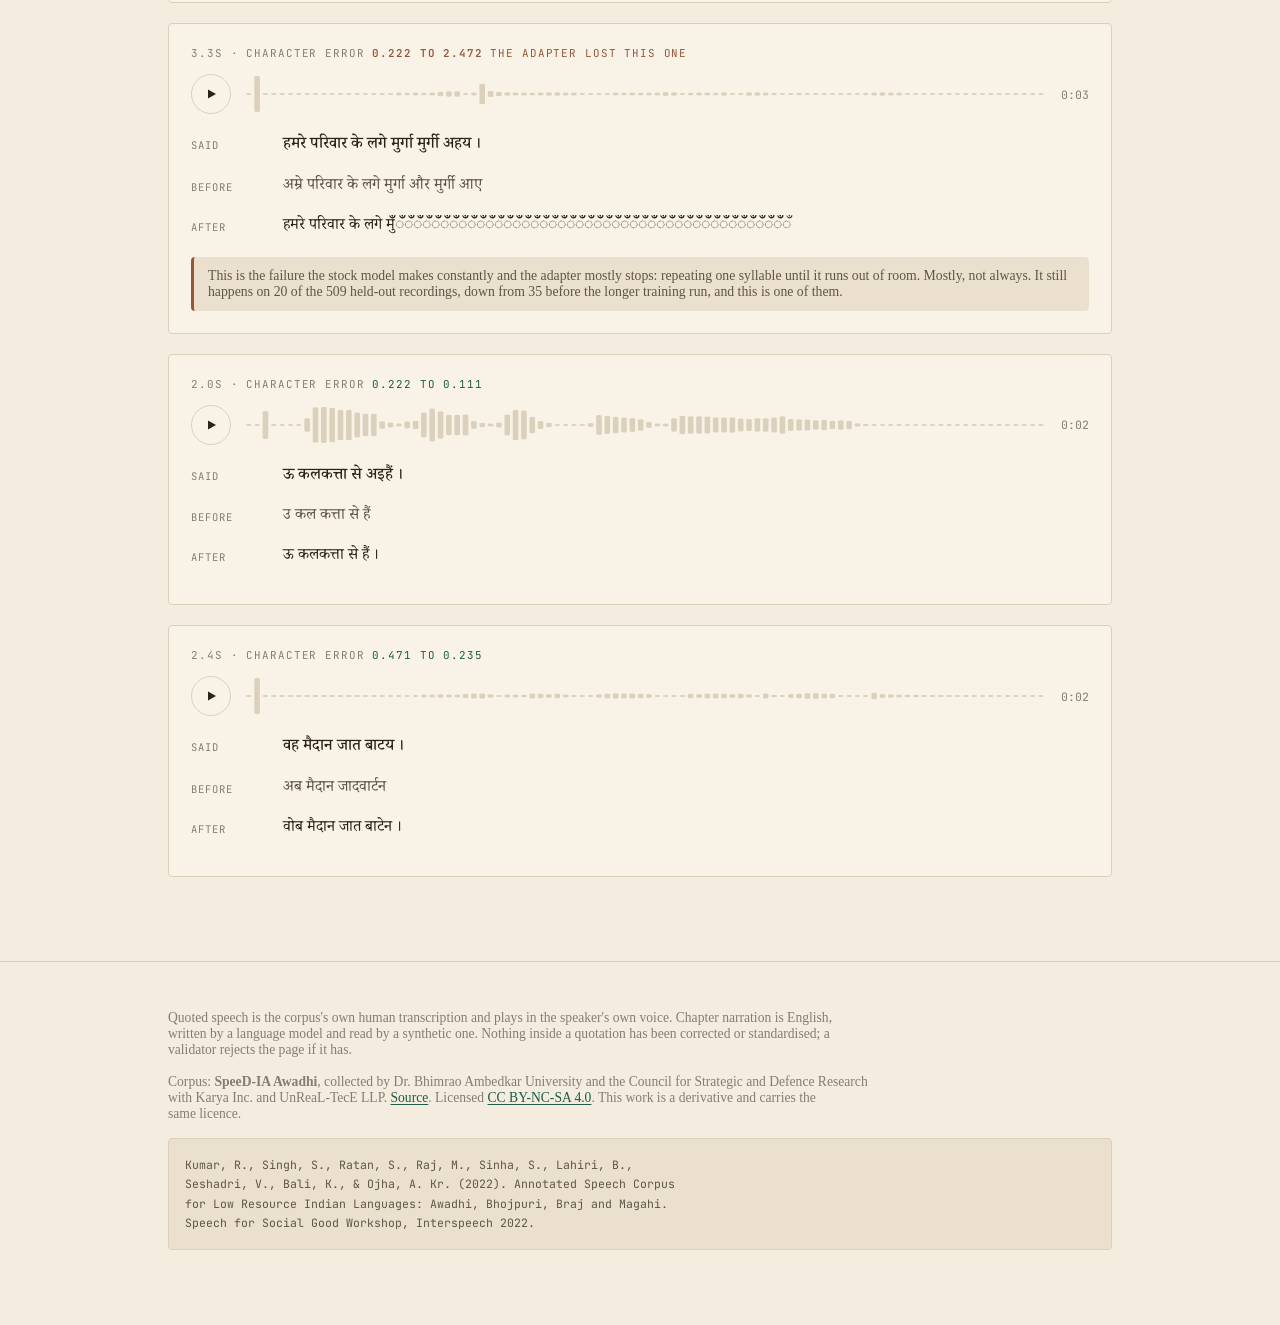
<file: web/try.html>
<!doctype html>
<html lang="en">
<head>
<meta charset="utf-8">
<meta name="viewport" content="width=device-width, initial-scale=1">
<title>Try it / Homespun</title>
<meta name="description" content="Record or upload speech and transcribe it with an Awadhi-adapted Whisper, running entirely in your browser.">
<meta property="og:title" content="Homespun">
<meta property="og:description" content="A speech model retrained to transcribe Awadhi without translating it into standard Hindi.">
<meta name="theme-color" content="#f3f4f3" media="(prefers-color-scheme: light)">
<meta name="theme-color" content="#101214" media="(prefers-color-scheme: dark)">
<link rel="icon" href="favicon.svg" type="image/svg+xml">
<link rel="alternate icon" href="favicon.png" type="image/png" sizes="32x32">
<link rel="apple-touch-icon" href="favicon.png">
<link rel="preconnect" href="https://fonts.googleapis.com">
<link rel="preconnect" href="https://fonts.gstatic.com" crossorigin>
<link href="https://fonts.googleapis.com/css2?family=Archivo:wght@400;500;600&family=JetBrains+Mono:wght@400;500&family=Noto+Serif+Devanagari:wght@400;500&display=swap" rel="stylesheet">
<link rel="stylesheet" href="styles.css">
</head>
<body>

<nav class="nav">
  <div class="wrap nav-inner">
    <a class="brand" href="index.html">Homespun</a>
    <div class="nav-links">
      <a href="index.html" data-page="index">Listen</a>
      <a href="try.html" data-page="try" aria-current="page">Try it</a>
      <a href="evidence.html" data-page="evidence">Evidence</a>
      <a href="method.html" data-page="method">Method</a>
      <button class="theme" type="button" data-theme-toggle aria-pressed="false">Dark</button>
    </div>
  </div>
</nav>

<header class="hero compact">
  <div class="wrap">
    <h1>Try it</h1>
    <p class="lede">
      Record something or upload a clip and the retrained model transcribes it
      here, in this page, without the audio leaving your machine. Four worked
      examples sit below if you would rather just see it.
    </p>
  </div>
</header>

<main>
  <section class="live-section first">
    <div class="wrap">
      <h2 class="section-title">Your own voice</h2>
      <p class="section-note">
        The plan is for the model to run inside this page, so audio never leaves
        your machine. The browser build does not work yet, and saying so is
        cheaper than letting you find out: the quantised decoder I shipped is
        broken on its cache branch, so it produces the first token and then
        fails. The four worked examples below are real output from the same
        adapter, run properly, and they are the demo until the browser build is
        rebuilt.
      </p>
      <p class="section-note small">
        Left in place rather than hidden, because the failure is diagnosed and
        the fix is known: the two decoder graphs were quantised separately and
        merged afterwards, which shrank the download from 739 MB to 186 MB and
        produced an invalid graph. Merging first and quantising after keeps it
        valid and keeps it large. That trade is the next piece of work.
      </p>

      <div class="live-controls">
        <button id="rec" class="btn primary" type="button">Record</button>
        <label class="btn" for="file">Upload wav or mp3
          <input id="file" type="file" accept="audio/*" hidden>
        </label>
        <button id="preload" class="btn quiet" type="button">Download model first</button>
      </div>

      <div id="meter" class="meter" hidden></div>
      <progress id="progress" max="100" value="0" hidden></progress>
      <p id="live-status" class="live-status">
        Speak Awadhi or Hindi, for up to 15 seconds. This model learned from
        8 kHz recordings of village speech, so a clean studio voice or a
        language it has never heard will make it loop on one syllable rather
        than transcribe. That failure is the thing the project is about, so
        the page names it when it happens instead of hiding it.
      </p>
      <div id="live-out"></div>

      <p class="section-note small">
        No Awadhi to record? Download any clip from the four examples below and
        upload it here. Those are the corpus recordings the model was trained
        against, so they are the fairest test of it.
      </p>
      <p class="section-note small">
        Only the retrained model runs here. Carrying the stock model too would
        double the download to demonstrate a failure already shown above, with
        the recordings that produced it.
      </p>
    </div>
  </section>

  <section class="examples-section">
    <div class="wrap">
      <h2 class="section-title">Four recordings</h2>
      <p class="section-note">
        If you have no Awadhi to hand, these are from the held-out test set,
        picked across the range rather than from the wins: a total collapse, a
        solid gain, a small one, and one the adapter made worse.
      </p>
      <div id="examples"><p class="status">Loading examples.</p></div>
    </div>
  </section>
</main>

<footer>
  <div class="wrap">
    <p>
      Quoted speech is the corpus's own human transcription and plays in the
      speaker's own voice. Chapter narration is English, written by a language
      model and read by a synthetic one. Nothing inside a quotation has been
      corrected or standardised; a validator rejects the page if it has.
    </p>
    <p>
      Corpus: <strong>SpeeD-IA Awadhi</strong>, collected by Dr. Bhimrao Ambedkar
      University and the Council for Strategic and Defence Research with Karya
      Inc. and UnReaL-TecE LLP.
      <a href="https://github.com/unrealtecellp/SpeeD-IA">Source</a>.
      Licensed <a href="https://creativecommons.org/licenses/by-nc-sa/4.0/">CC BY-NC-SA 4.0</a>.
      This work is a derivative and carries the same licence.
    </p>
    <pre class="cite">Kumar, R., Singh, S., Ratan, S., Raj, M., Sinha, S., Lahiri, B.,
Seshadri, V., Bali, K., &amp; Ojha, A. Kr. (2022). Annotated Speech Corpus
for Low Resource Indian Languages: Awadhi, Bhojpuri, Braj and Magahi.
Speech for Social Good Workshop, Interspeech 2022.</pre>
  </div>
</footer>

<script src="try.js"></script>
</body>
</html>
</file>
<file: web/styles.css>
/* Homespun -- editorial reader.
 *
 * DESIGN_VARIANCE 6 / MOTION_INTENSITY 4 / VISUAL_DENSITY 3.
 *
 * Palette is cool grey paper with a single deep-green accent. Deliberately not
 * the warm cream and brass that documentary and heritage briefs default to:
 * that palette is everywhere, and this page needs the Devanagari to be the
 * warmest thing on it.
 *
 * Type: Archivo for Latin, Noto Serif Devanagari for the testimony. The serif
 * is justified by the script rather than by mood -- Devanagari reads better
 * with its traditional letterforms, and the contrast marks spoken words apart
 * from everything written about them.
 */

:root {
  /* Warm paper with a green accent, not the beige and brass every heritage
     page reaches for. The warmth belongs to the page; the accent stays cool so
     the two never blur into the same sepia wash. */
  --paper: #f3ecdf;
  --surface: #f9f3e7;
  --sunk: #eae0cd;
  --ink: #2c2318;          /* warm brown-black, never #000 */
  --ink-2: #5f5547;
  --ink-3: #847e70;
  --rule: #dbd0bb;
  --accent: #1d5c48;
  --accent-deep: #143f31;  /* headings, so colour is in the type not just the gaps */
  --accent-ink: #f9f3e7;
  --accent-wash: #e2eae0;
  --warn: #96563a;
  --before: #b5663a;
  --after: #2f8f6b;

  --measure: 36rem;
  --radius: 4px;

  --latin: "Archivo", ui-sans-serif, system-ui, sans-serif;
  --deva: "Noto Serif Devanagari", "Nirmala UI", "Mangal", serif;
  --mono: "JetBrains Mono", ui-monospace, "SFMono-Regular", monospace;

  --ease: cubic-bezier(0.16, 1, 0.3, 1);
}

/* The script sets data-theme on load, so this only governs the first paint
   before it runs. Light is the default; the toggle and localStorage decide
   thereafter. */
/* Dark keeps the same warmth rather than flipping to a cold grey, so the
   toggle reads as the lights going down on one room, not a move to another. */
@media (prefers-color-scheme: dark) {
  :root:not([data-theme="light"]):not([data-theme="dark"]) {
    --paper: #16120e;
    --surface: #1d1813;
    --sunk: #241e17;
    --ink: #efe9df;
    --ink-2: #b4aa9b;
    --ink-3: #847b6d;
    --rule: #332b22;
    --accent: #7fbca4;
    --accent-ink: #11190f;
    --accent-wash: #1b251e;
    --warn: #d98f63;
  }
}
:root[data-theme="dark"] {
  --paper: #16120e;
  --surface: #1f1a14;
  --sunk: #261f18;
  --ink: #f0e9dd;
  --ink-2: #b7ad9d;
  --ink-3: #8a8070;
  --rule: #362d23;
  --accent: #86c2a9;
  --accent-deep: #a8d6c1;
  --accent-ink: #11190f;
  --accent-wash: #1d2820;
  --warn: #c08f78;
  --before: #c0784a;
  --after: #4ca985;
}

* { box-sizing: border-box; }

html { scroll-behavior: smooth; }
@media (prefers-reduced-motion: reduce) { html { scroll-behavior: auto; } }

body {
  margin: 0;
  background: var(--paper);
  /* A barely-there warm bloom at the top, so a long page of text is not a flat
     fill. Fixed, so it does not travel with the scroll. */
  background-image:
    radial-gradient(100% 60% at 50% -8%, rgb(255 252 244 / 0.9), rgb(255 252 244 / 0) 55%),
    radial-gradient(80% 50% at 85% 8%, rgb(29 92 72 / 0.07), rgb(29 92 72 / 0) 60%),
    radial-gradient(70% 45% at 8% 22%, rgb(181 102 58 / 0.06), rgb(181 102 58 / 0) 60%);
  background-attachment: fixed;
}

:root[data-theme="dark"] body {
  background-image:
    radial-gradient(100% 60% at 50% -8%, rgb(255 255 255 / 0.05), rgb(255 255 255 / 0) 55%),
    radial-gradient(80% 50% at 85% 8%, rgb(134 194 169 / 0.07), rgb(134 194 169 / 0) 60%);
  color: var(--ink);
  font-family: var(--latin);
  font-size: 1rem;
  line-height: 1.6;
  font-synthesis: none;
  -webkit-font-smoothing: antialiased;
}

/* Paper grain. Fixed and pointer-events none so it never repaints on scroll,
   which is what makes this cheap enough to leave on. */
body::before {
  content: "";
  position: fixed;
  inset: 0;
  z-index: 1;
  pointer-events: none;
  opacity: 0.4;
  background-image: url("data:image/svg+xml,%3Csvg xmlns='http://www.w3.org/2000/svg' width='160' height='160'%3E%3Cfilter id='n'%3E%3CfeTurbulence type='fractalNoise' baseFrequency='0.85' numOctaves='3'/%3E%3CfeColorMatrix type='saturate' values='0'/%3E%3C/filter%3E%3Crect width='160' height='160' filter='url(%23n)' opacity='0.26'/%3E%3C/svg%3E");
  mix-blend-mode: multiply;
}
:root[data-theme="dark"] body::before { mix-blend-mode: screen; opacity: 0.16; }


.wrap { width: 100%; max-width: 64rem; margin: 0 auto; padding: 0 clamp(1rem, 4vw, 2.5rem); }
.col { max-width: var(--measure); }

h1, h2, h3 {
  font-weight: 600;
  letter-spacing: -0.02em;
  margin: 0;
  text-wrap: balance;
  color: var(--accent-deep);
}
p { margin: 0; text-wrap: pretty; }

.eyebrow {
  font-family: var(--mono);
  font-size: 0.7rem;
  letter-spacing: 0.16em;
  text-transform: uppercase;
  color: var(--accent);
  margin: 0 0 1.25rem;
}

/* ------------------------------------------------------------------ hero --- */

.hero {
  padding: clamp(3.5rem, 9vw, 6rem) 0 clamp(2.5rem, 6vw, 4rem);
  border-bottom: 1px solid var(--rule);
}
.hero h1 {
  font-size: clamp(2.6rem, 9vw, 5.2rem);
  line-height: 0.98;
  margin-bottom: 1.25rem;
  color: var(--accent);
}
:root[data-theme="dark"] .hero h1 { color: var(--accent-deep); }
.hero .lede {
  font-size: clamp(1.05rem, 2.2vw, 1.3rem);
  color: var(--ink-2);
  max-width: 32rem;
}

/* ---------------------------------------------------------------- exhibit --- */

.exhibit { padding: clamp(3rem, 7vw, 5rem) 0; border-bottom: 1px solid var(--rule); }
.exhibit-grid { display: grid; gap: 2rem; }
@media (min-width: 56rem) {
  .exhibit-grid { grid-template-columns: 1.15fr 1fr; gap: 3.5rem; align-items: start; }
}

.exhibit-grid .said {
  font-family: var(--deva);
  font-size: clamp(1.35rem, 3vw, 1.7rem);
  line-height: 2.1;
  margin-bottom: 1.25rem;
}
.gloss { color: var(--ink-2); font-size: 0.95rem; }

.machine { display: grid; gap: 1px; background: var(--rule); border: 1px solid var(--rule); border-radius: var(--radius); overflow: hidden; }
.machine > div { background: var(--surface); padding: 1rem 1.1rem; }
.machine .who {
  font-family: var(--mono);
  font-size: 0.66rem;
  letter-spacing: 0.14em;
  text-transform: uppercase;
  color: var(--ink-3);
  margin-bottom: 0.5rem;
}
.machine .out { font-family: var(--deva); line-height: 1.95; font-size: 1rem; }
.machine .bad .out { color: var(--ink-2); }
.machine .bad { background: var(--sunk); border-left: 3px solid var(--rule); }
.machine .good { background: var(--accent-wash); border-left: 3px solid var(--accent); }

/* -------------------------------------------------------------- chapters --- */

.chapters { padding: clamp(3rem, 7vw, 5rem) 0; }
.section-title { font-size: clamp(1.7rem, 4vw, 2.4rem); margin-bottom: 0.9rem; }
.section-note { color: var(--ink-2); max-width: var(--measure); margin-bottom: clamp(2.5rem, 6vw, 3.5rem); }
.chapter { padding-bottom: clamp(3rem, 7vw, 4.5rem); }
.chapter + .chapter { border-top: 1px solid var(--rule); padding-top: clamp(2.5rem, 6vw, 4rem); }

.chapter-head { display: grid; gap: 0.6rem; margin-bottom: 2rem; }
.chapter-head h2 { font-size: clamp(1.5rem, 3.4vw, 2rem); line-height: 1.15; }
.chapter-head .intro { color: var(--ink-2); max-width: var(--measure); }

.narration {
  display: inline-flex;
  align-items: center;
  gap: 0.6rem;
  padding: 0.45rem 0.8rem 0.45rem 0.6rem;
  background: var(--sunk);
  border: 1px solid var(--rule);
  border-radius: 999px;
  font-family: var(--mono);
  font-size: 0.68rem;
  letter-spacing: 0.1em;
  text-transform: uppercase;
  color: var(--ink-2);
  cursor: pointer;
  transition: background 0.25s var(--ease), border-color 0.25s var(--ease);
}
.narration:hover { background: var(--accent-wash); border-color: var(--accent); }
.narration:active { transform: scale(0.98); }
.narration[aria-pressed="true"] { background: var(--accent); border-color: var(--accent); color: var(--accent-ink); }

/* --------------------------------------------------------------- entries --- */

.entries { display: grid; gap: 1.5rem; }

.entry {
  display: grid;
  gap: 0.9rem;
  padding: 1.35rem 1.4rem;
  background: var(--surface);
  border: 1px solid var(--rule);
  border-left: 3px solid var(--accent);
  border-radius: var(--radius);
}

/* Devanagari needs far more leading than Latin at the same size, or the
   matras collide with the line above. 2.0 is not generous, it is the floor. */
.quote {
  font-family: var(--deva);
  font-size: clamp(1.15rem, 2.4vw, 1.35rem);
  line-height: 2.05;
}

.english {
  color: var(--ink-2);
  font-size: 0.95rem;
  line-height: 1.65;
  font-style: italic;
  padding-top: 0.8rem;
  border-top: 1px dashed var(--rule);
  max-width: var(--measure);
}

.player { display: flex; align-items: center; gap: 0.9rem; }

.play {
  flex: none;
  width: 2.5rem; height: 2.5rem;
  border-radius: 999px;
  border: 1px solid var(--rule);
  background: var(--surface);
  color: var(--ink);
  display: grid; place-items: center;
  cursor: pointer;
  transition: background 0.25s var(--ease), border-color 0.25s var(--ease), transform 0.12s var(--ease);
}
.play:hover { border-color: var(--accent); color: var(--accent); }
.play:active { transform: scale(0.94); }
.play[aria-pressed="true"] { background: var(--accent); border-color: var(--accent); color: var(--accent-ink); }
.play svg { width: 1rem; height: 1rem; display: block; }

.wave { flex: 1 1 auto; height: 2.5rem; display: block; min-width: 0; }
.wave rect { fill: var(--rule); transition: fill 0.2s linear; }
.wave rect.on { fill: var(--accent); }

.dur { flex: none; font-family: var(--mono); font-size: 0.72rem; color: var(--ink-3); font-variant-numeric: tabular-nums; }

/* ------------------------------------------------------------ measurement --- */

.measure-section { padding: clamp(3rem, 7vw, 5rem) 0; border-top: 1px solid var(--rule); }
.measure-section h2 { font-size: clamp(1.7rem, 4vw, 2.4rem); margin-bottom: 1rem; }
.measure-section .intro { color: var(--ink-2); max-width: var(--measure); margin-bottom: 2.5rem; }

.panel {
  background: var(--surface);
  border: 1px solid var(--rule);
  border-radius: var(--radius);
  padding: clamp(1.1rem, 3vw, 1.75rem);
  margin-bottom: 2rem;
}
.figures { display: grid; gap: 1px; background: var(--rule); border: 1px solid var(--rule); border-radius: var(--radius); overflow: hidden; margin-bottom: 2.5rem; }
@media (min-width: 40rem) { .figures { grid-template-columns: repeat(3, 1fr); } }
.figure { background: var(--surface); padding: 1.4rem 1.2rem; }
.figure .k { font-family: var(--mono); font-size: 0.66rem; letter-spacing: 0.12em; text-transform: uppercase; color: var(--ink-3); }
.figure .v { font-size: clamp(1.9rem, 5vw, 2.6rem); font-weight: 600; letter-spacing: -0.03em; font-variant-numeric: tabular-nums; margin: 0.4rem 0 0.1rem; }
.figure .was { font-family: var(--mono); font-size: 0.75rem; color: var(--ink-3); }
.figure .delta { color: var(--accent); font-weight: 600; }

table.metrics { width: 100%; border-collapse: collapse; font-size: 0.9rem; }
table.metrics th, table.metrics td { text-align: right; padding: 0.7rem 0.5rem; border-bottom: 1px solid var(--rule); font-variant-numeric: tabular-nums; }
table.metrics th:first-child, table.metrics td:first-child { text-align: left; font-variant-numeric: normal; }
table.metrics thead th { font-family: var(--mono); font-size: 0.66rem; letter-spacing: 0.1em; text-transform: uppercase; color: var(--ink-3); font-weight: 400; }
table.metrics td.num { font-family: var(--mono); }
table.metrics td.win { color: var(--accent); font-weight: 600; }

/* ---------------------------------------------------------------- samples --- */

.samples { display: grid; gap: 1.5rem; margin-top: 3rem; }
.sample { border-top: 1px solid var(--rule); padding-top: 1.25rem; }
.sample .meta { font-family: var(--mono); font-size: 0.66rem; letter-spacing: 0.1em; text-transform: uppercase; color: var(--ink-3); margin-bottom: 0.9rem; }
.row { display: grid; grid-template-columns: 5rem 1fr; gap: 0.75rem; margin-bottom: 0.6rem; }
.row .tag { font-family: var(--mono); font-size: 0.66rem; letter-spacing: 0.08em; text-transform: uppercase; color: var(--ink-3); padding-top: 0.5rem; }
.row .val { font-family: var(--deva); line-height: 1.95; font-size: 1.02rem; }
.row.ref .val { font-weight: 500; color: var(--ink); }
.row.stock .val, .row.tuned .val { font-size: 0.98rem; }
.row.stock .val { color: var(--ink-2); }
.row.tuned .val { color: var(--ink); }
@media (max-width: 40rem) {
  .row { grid-template-columns: 1fr; gap: 0.1rem; }
  .row .tag { padding-top: 0.5rem; }
}

/* ----------------------------------------------------------------- notes --- */

.notes { padding: clamp(3rem, 7vw, 5rem) 0; border-top: 1px solid var(--rule); }
.notes h2 { font-size: clamp(1.4rem, 3vw, 1.8rem); margin-bottom: 1.5rem; }
.note-list { display: grid; gap: 1.25rem; max-width: var(--measure); }
.note { display: grid; gap: 0.3rem; }
.note b { font-weight: 600; }
.note span { color: var(--ink-2); font-size: 0.95rem; }

/* ---------------------------------------------------------------- footer --- */

footer { border-top: 1px solid var(--rule); padding: 3rem 0 4rem; color: var(--ink-3); font-size: 0.85rem; }
footer p { margin-bottom: 1rem; max-width: 44rem; }
footer a { color: var(--accent); text-underline-offset: 2px; }
.cite { font-family: var(--mono); font-size: 0.72rem; line-height: 1.7; background: var(--sunk); border: 1px solid var(--rule); border-radius: var(--radius); padding: 1rem; white-space: pre-wrap; word-break: break-word; color: var(--ink-2); }

.status { color: var(--ink-3); font-size: 0.9rem; }

/* ----------------------------------------------------------------- motion --- */

.reveal { opacity: 0; transform: translateY(14px); }
@media (prefers-reduced-motion: no-preference) {
  .reveal { transition: opacity 0.6s var(--ease), transform 0.6s var(--ease); }
}
.reveal.in { opacity: 1; transform: none; }
@media (prefers-reduced-motion: reduce) {
  .reveal { opacity: 1; transform: none; transition: none; }
}

:focus-visible { outline: 2px solid var(--accent); outline-offset: 2px; border-radius: 2px; }

/* ------------------------------------------------------------------- nav --- */

.nav {
  border-bottom: 1px solid var(--rule);
  background: color-mix(in srgb, var(--paper) 88%, transparent);
  backdrop-filter: blur(10px);
  position: sticky; top: 0; z-index: 10;
}
@supports not (backdrop-filter: blur(1px)) { .nav { background: var(--paper); } }
.nav-inner { display: flex; align-items: center; justify-content: space-between; gap: 1.5rem; height: 60px; }
.brand { font-weight: 600; letter-spacing: -0.01em; text-decoration: none; color: var(--ink); font-size: 1.05rem; }
.nav-links { display: flex; gap: clamp(0.9rem, 3vw, 1.75rem); }
.nav-links a {
  text-decoration: none;
  color: var(--ink-2);
  font-size: 0.88rem;
  padding: 0.2rem 0;
  border-bottom: 1px solid transparent;
  transition: color 0.2s var(--ease), border-color 0.2s var(--ease);
}
.nav-links a:hover { color: var(--ink); }
.nav-links a[aria-current="page"] { color: var(--accent); border-bottom-color: var(--accent); }

.hero.compact { padding: clamp(2.5rem, 6vw, 4rem) 0 clamp(2rem, 4vw, 2.5rem); }
.hero.compact h1 { font-size: clamp(2rem, 6vw, 3.2rem); }

/* -------------------------------------------------------------- try page --- */

.examples-section, .live-section { padding: clamp(2.5rem, 6vw, 4rem) 0; }
.live-section { border-top: 1px solid var(--rule); }
.live-section.first { border-top: 0; padding-top: clamp(1rem, 3vw, 1.5rem); }
.examples-section { border-top: 1px solid var(--rule); }
.section-note.small { font-size: 0.85rem; margin-top: 2rem; }

.example {
  background: var(--surface);
  border: 1px solid var(--rule);
  border-radius: var(--radius);
  padding: 1.35rem 1.4rem;
  margin-bottom: 1.25rem;
}
.example .meta { font-family: var(--mono); font-size: 0.68rem; letter-spacing: 0.08em; text-transform: uppercase; color: var(--ink-3); margin-bottom: 0.9rem; }
.example .meta .better { color: var(--accent); }
.example .meta .worse { color: var(--warn); font-weight: 600; }
.example .meta .flag { color: var(--warn); }
.example .player { margin-bottom: 1rem; }

.live-controls { display: flex; flex-wrap: wrap; gap: 0.75rem; margin-bottom: 1.25rem; }
.btn {
  font-family: var(--latin);
  font-size: 0.9rem;
  font-weight: 500;
  padding: 0.6rem 1.1rem;
  border-radius: var(--radius);
  border: 1px solid var(--rule);
  background: var(--surface);
  color: var(--ink);
  cursor: pointer;
  transition: background 0.2s var(--ease), border-color 0.2s var(--ease), transform 0.12s var(--ease);
}
.btn:hover { border-color: var(--accent); }
.btn:active { transform: translateY(1px); }
.btn.primary { background: var(--accent); border-color: var(--accent); color: var(--accent-ink); }
.btn.primary:hover { filter: brightness(1.06); }
.btn.quiet { color: var(--ink-2); }
.btn.recording { background: var(--warn); border-color: var(--warn); color: #fff; }

progress { width: 100%; max-width: 24rem; height: 6px; display: block; margin-bottom: 0.75rem; accent-color: var(--accent); }

.live-status { font-size: 0.9rem; color: var(--ink-2); margin-bottom: 1rem; }
.live-status.ok { color: var(--accent); }
.live-status.bad { color: var(--warn); }

.live-text {
  font-family: var(--deva);
  font-size: 1.2rem;
  line-height: 2.05;
  background: var(--accent-wash);
  border: 1px solid var(--rule);
  border-radius: var(--radius);
  padding: 1rem 1.2rem;
}

.theme {
  font-family: var(--latin);
  font-size: 0.82rem;
  color: var(--ink-2);
  background: none;
  border: 1px solid var(--rule);
  border-radius: 999px;
  padding: 0.22rem 0.7rem;
  cursor: pointer;
  transition: color 0.2s var(--ease), border-color 0.2s var(--ease);
}
.theme:hover { color: var(--ink); border-color: var(--accent); }

.wordwall {
  position: fixed;
  inset: 0;
  z-index: 0;
  overflow: hidden;
  pointer-events: none;
  user-select: none;
  /* Faded at the edges so words never collide with the nav or the footer. */
  -webkit-mask-image: radial-gradient(130% 90% at 50% 40%, #000 35%, transparent 85%);
  mask-image: radial-gradient(130% 90% at 50% 40%, #000 35%, transparent 85%);
}
.wordwall { opacity: 0.14; }
:root[data-theme="dark"] .wordwall { opacity: 0.1; }

.wordwall span {
  position: absolute;
  font-family: var(--deva);
  font-weight: 500;
  line-height: 1;
  white-space: nowrap;
  color: var(--accent);
}


/* Content sits above the wall; the grain stays above both. */
body > *:not(.wordwall) { position: relative; z-index: 2; }
body::before { z-index: 3; }

@media (max-width: 48rem) {
  .wordwall span { opacity: 0.1; }
  :root[data-theme="dark"] .wordwall span { opacity: 0.08; }
}

.example .why {
  margin-top: 0.9rem;
  padding: 0.7rem 0.85rem;
  background: var(--sunk);
  border-left: 3px solid var(--warn);
  border-radius: var(--radius);
  font-size: 0.86rem;
  color: var(--ink-2);
}

/* -------------------------------------------------------------- bar chart --- */

.chart-legend {
  display: flex;
  gap: 1.1rem;
  font-family: var(--mono);
  font-size: 0.68rem;
  letter-spacing: 0.1em;
  text-transform: uppercase;
  color: var(--ink-2);
  margin-bottom: 1.4rem;
}
.chart-legend span { display: inline-flex; align-items: center; gap: 0.4rem; }
.swatch { width: 10px; height: 10px; border-radius: 2px; display: inline-block; }
.swatch.before { background: var(--before); }
.swatch.after { background: var(--after); }

.bar-row { margin-bottom: 1.35rem; }
.bar-row:last-child { margin-bottom: 0; }
.bar-head {
  display: flex;
  justify-content: space-between;
  align-items: baseline;
  gap: 1rem;
  margin-bottom: 0.45rem;
}
.bar-head .name { font-weight: 500; }
.bar-head .n {
  font-family: var(--mono);
  font-size: 0.7rem;
  color: var(--ink-3);
  white-space: nowrap;
}
/* Two thin marks, 2px apart, both anchored to the same baseline. */
.bar { display: grid; grid-template-columns: 1fr auto; align-items: center; gap: 0.6rem; }
.bar + .bar { margin-top: 2px; }
.track { height: 10px; border-radius: 2px; background: var(--sunk); overflow: hidden; }
.fill { height: 100%; border-radius: 0 4px 4px 0; }
.fill.before { background: var(--before); }
.fill.after { background: var(--after); }
.bar .v {
  font-family: var(--mono);
  font-size: 0.78rem;
  font-variant-numeric: tabular-nums;
  color: var(--ink-2);
  min-width: 3.4rem;
  text-align: right;
}
.bar .v b { font-weight: 600; color: var(--ink); }
.chart-note { font-size: 0.85rem; color: var(--ink-3); margin-top: 1.25rem; }

/* English beneath a Devanagari line, so the comparison reads without the
   script. Set apart from the transcript it explains rather than beside it. */
.gloss-line,
.out-note {
  display: block;
  font-family: var(--latin);
  font-size: 0.84rem;
  font-style: italic;
  line-height: 1.55;
  color: var(--ink-3);
  margin-top: 0.35rem;
}
.row.stock .gloss-line, .machine .bad .out-note { color: var(--ink-3); font-style: normal; }
.machine .out-note { margin-top: 0.5rem; }

.meter {
  background: var(--sunk);
  border: 1px solid var(--rule);
  border-radius: var(--radius);
  padding: 0.5rem 0.75rem;
  margin-bottom: 0.9rem;
}
.wave.live { height: 2.75rem; width: 100%; }
.wave.live rect { fill: var(--rule); transition: none; }
.wave.live rect.on { fill: var(--accent); }

.live-note {
  margin-top: 0.7rem;
  padding: 0.7rem 0.85rem;
  background: var(--sunk);
  border-left: 3px solid var(--warn);
  border-radius: var(--radius);
  font-size: 0.86rem;
  color: var(--ink-2);
}
.live-text { word-break: break-word; overflow-wrap: anywhere; }
</file>
